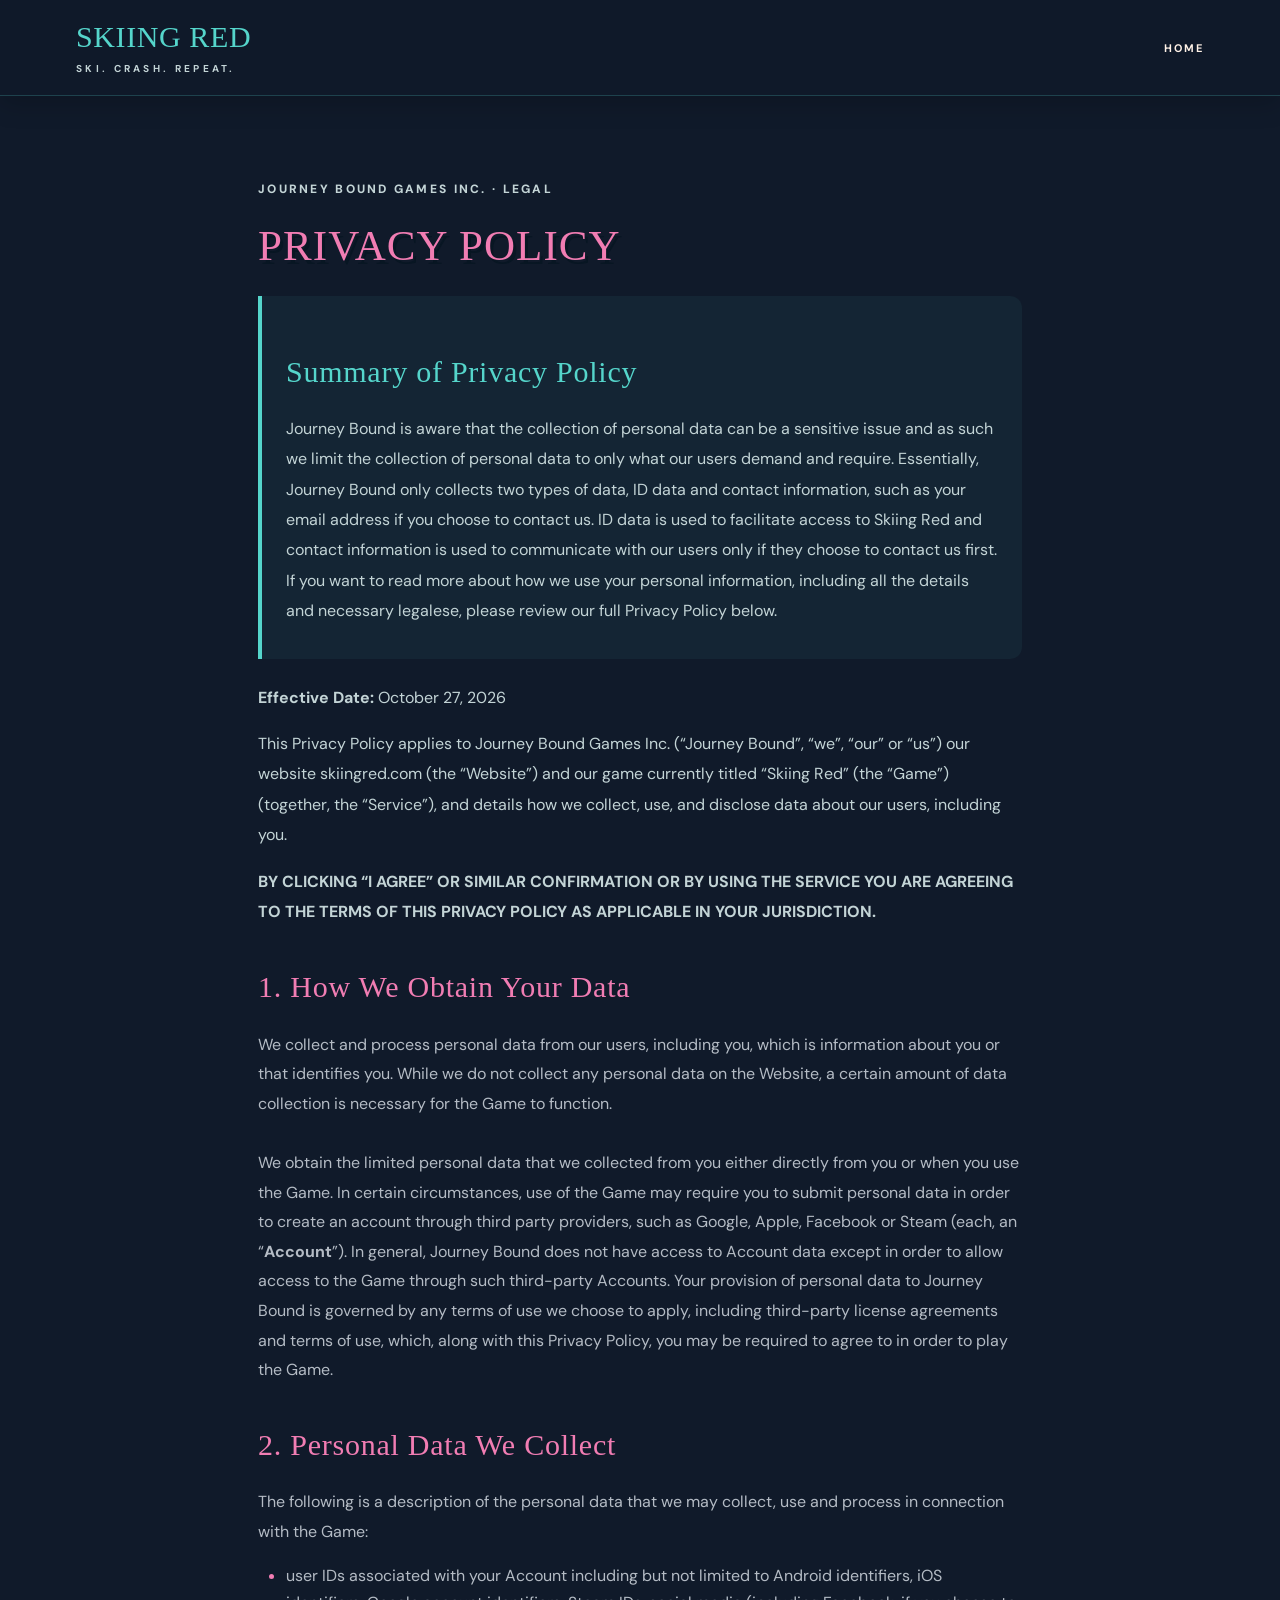
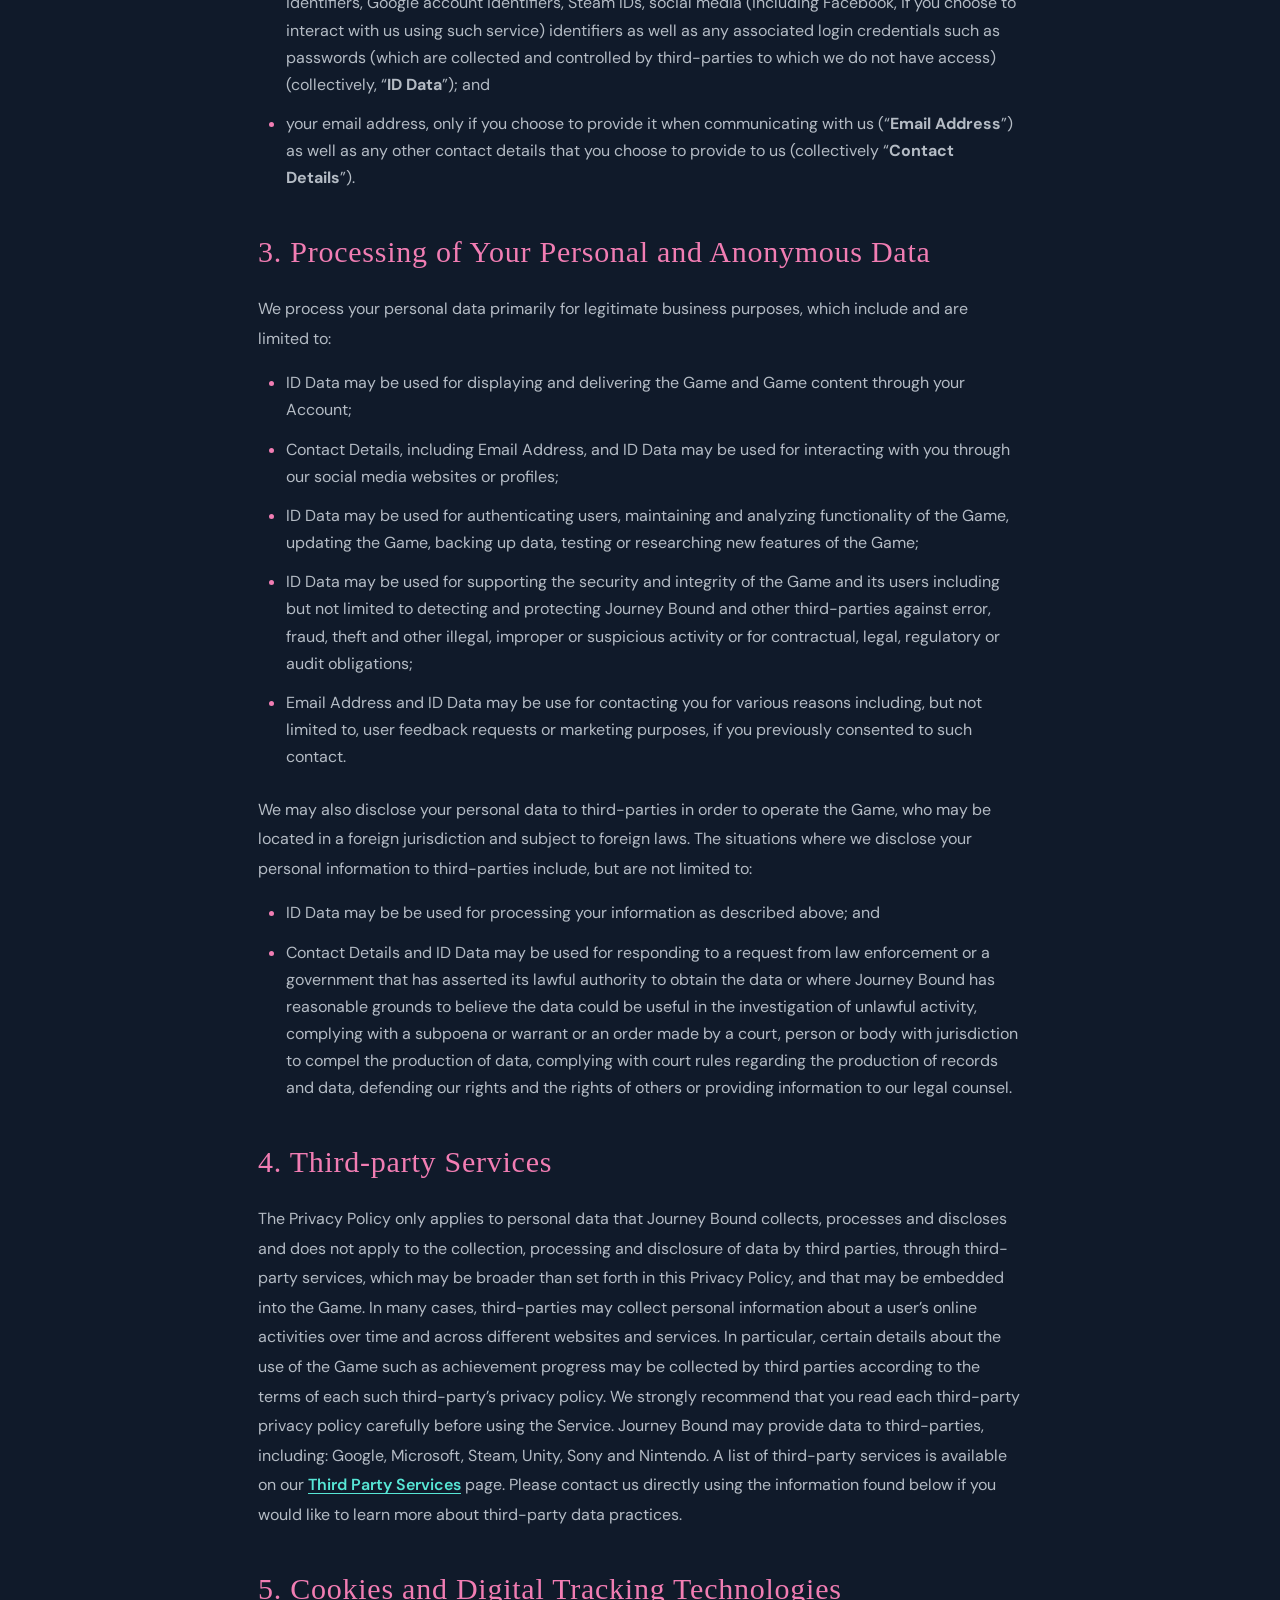
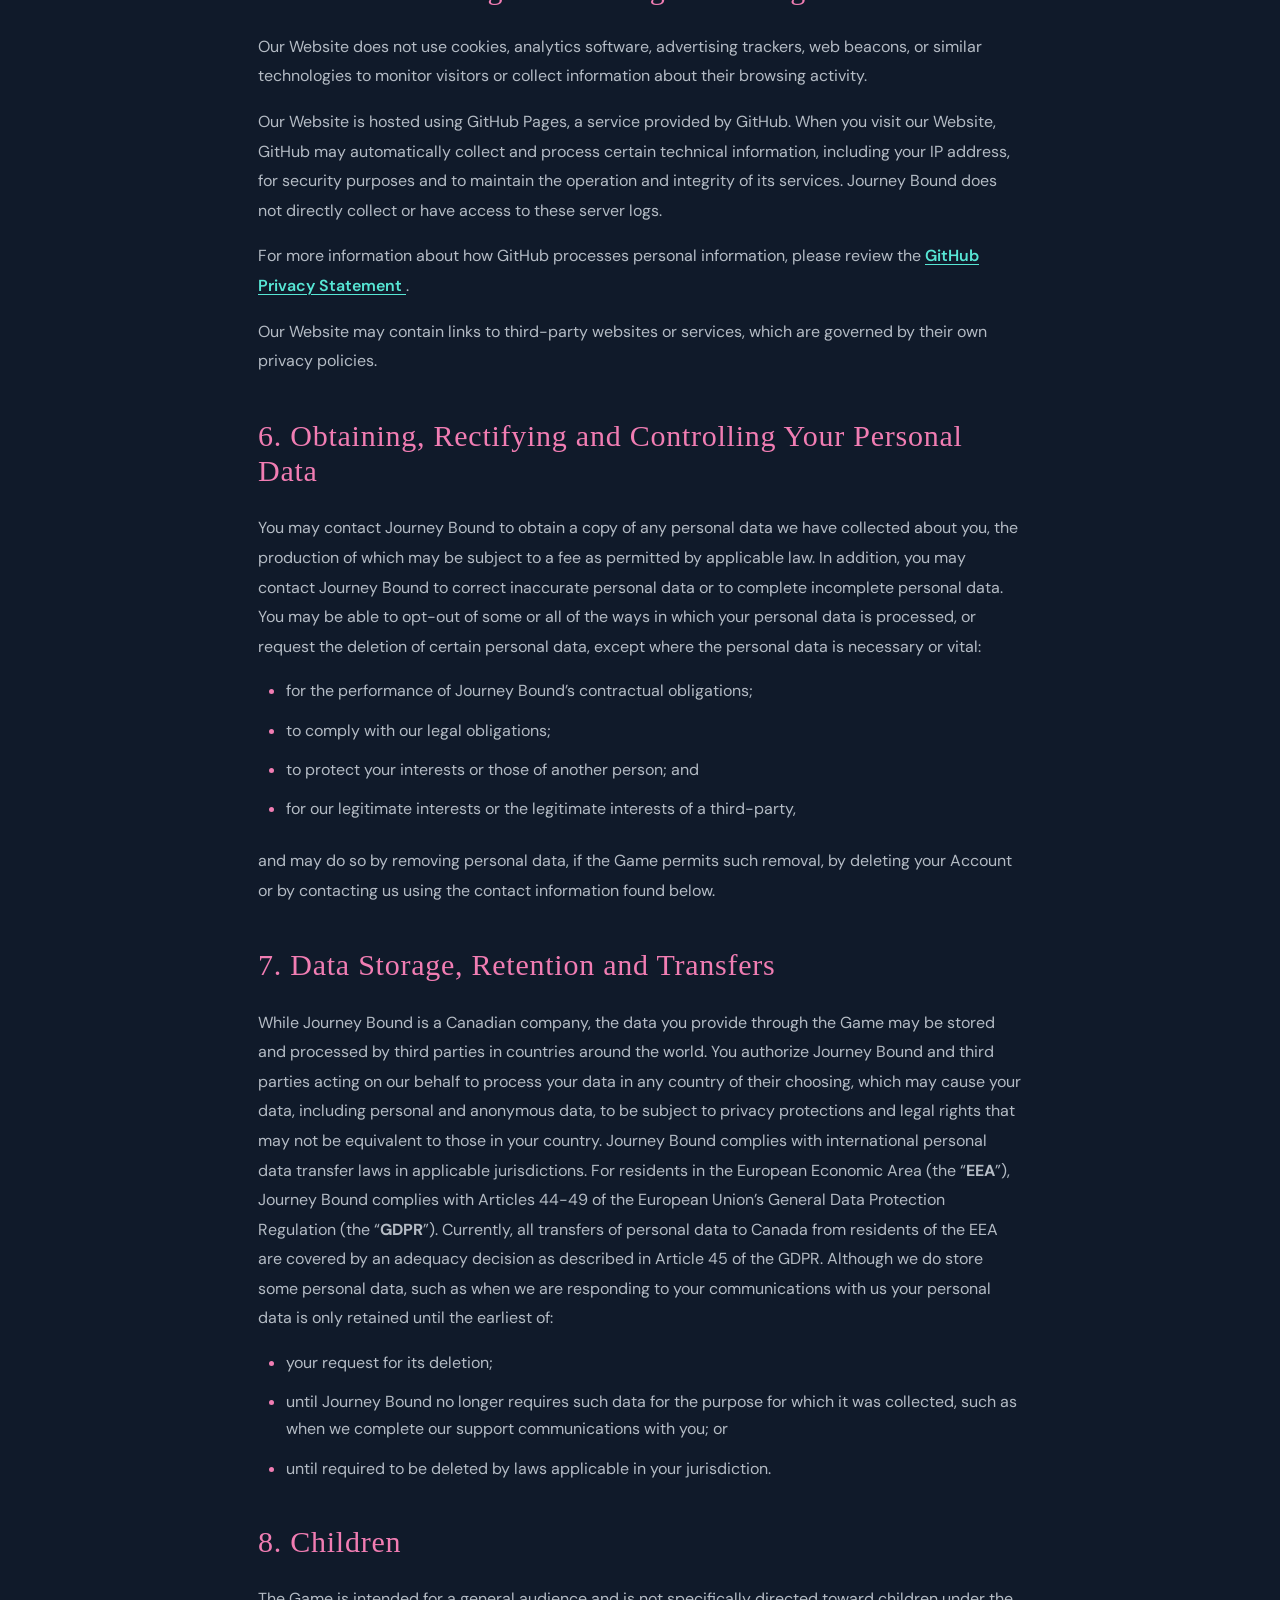
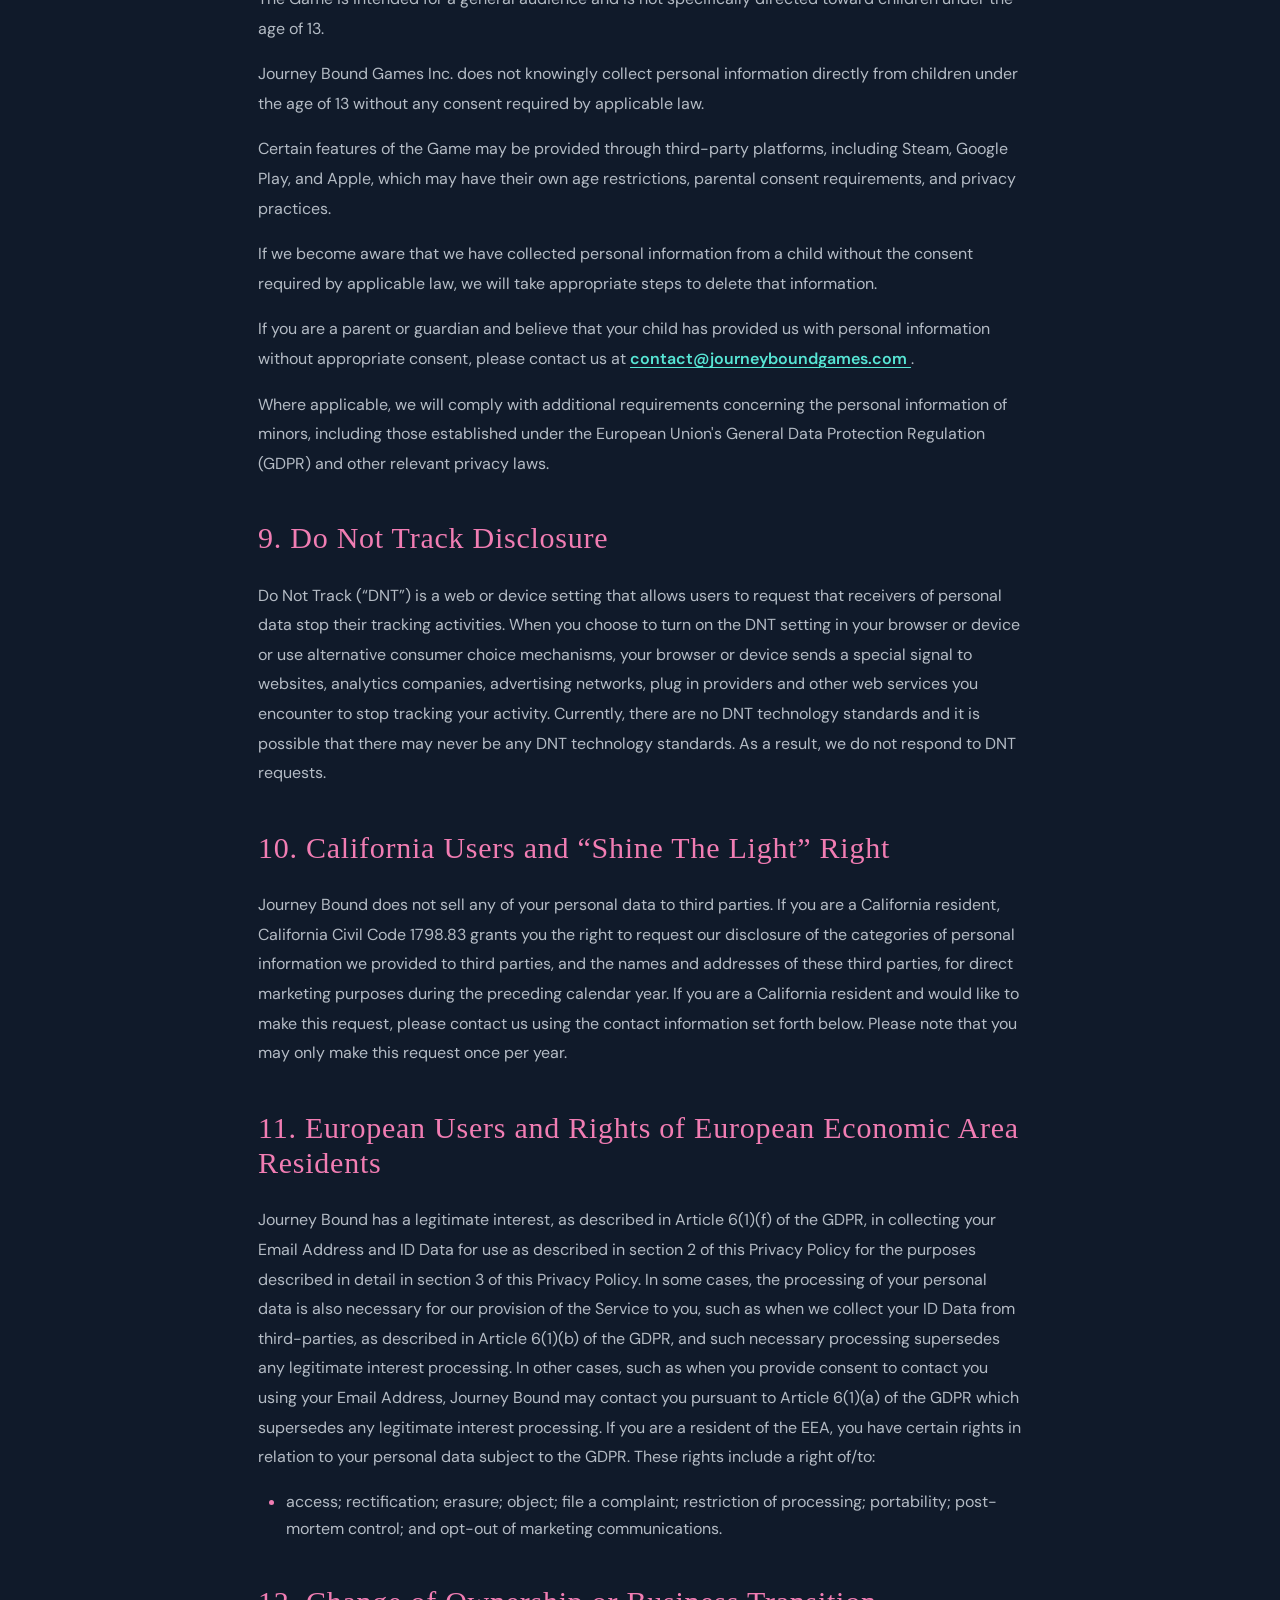
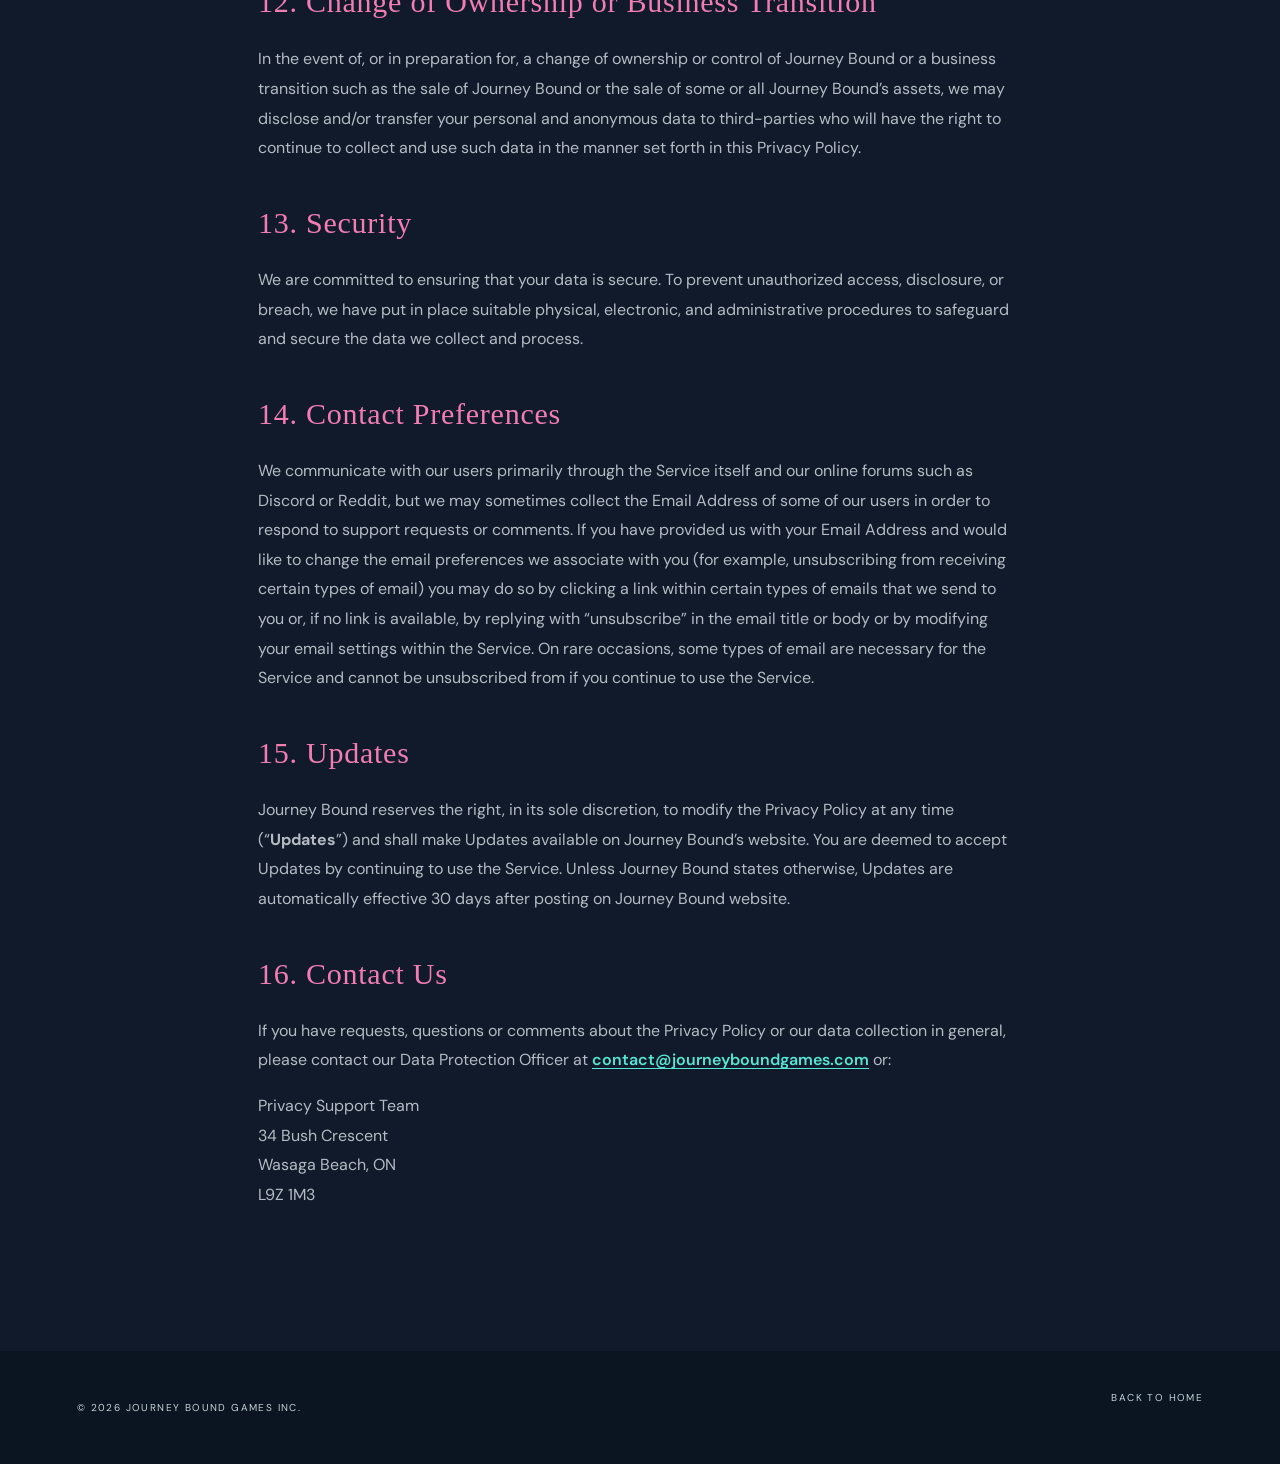
<file: privacy.html>
<!doctype html>
<html lang="en">
<head>
<meta charset="utf-8">
<link rel="icon" type="image/png" href="assets/favicon.png">
<meta name="viewport" content="width=device-width, initial-scale=1">
<title>Privacy Policy — Journey Bound Games Inc.</title>
<link rel="stylesheet" href="style.css">
</head>
<body>
<header class="site-header"><div class="header-inner"><a class="brand" href="index.html">SKIING RED <span>SKI. CRASH. REPEAT.</span></a><nav><a href="index.html">HOME</a></nav></div></header>
<main class="policy">
  <p class="eyebrow">JOURNEY BOUND GAMES INC. · LEGAL</p>
  <h1>PRIVACY POLICY</h1>
  <div class="policy-intro">
    <h2>Summary of Privacy Policy</h2>
    <p>Journey Bound is aware that the collection of personal data can be a sensitive issue and as such we limit the collection of personal data to only what our users demand and require. Essentially, Journey Bound only collects two types of data, ID data and contact information, such as your email address if you choose to contact us. ID data is used to facilitate access to Skiing Red and contact information is used to communicate with our users only if they choose to contact us first. If you want to read more about how we use your personal information, including all the details and necessary legalese, please review our full Privacy Policy below.</p>
  </div>
  <p><strong>Effective Date:</strong> October 27, 2026</p>
  <p>This Privacy Policy applies to Journey Bound Games Inc. (“Journey Bound”, “we”, “our” or “us”) our website skiingred.com (the “Website”) and our game currently titled “Skiing Red” (the “Game”) (together, the “Service”), and details how we collect, use, and disclose data about our users, including you. </p>
  <p><strong>BY CLICKING “I AGREE” OR SIMILAR CONFIRMATION OR BY USING THE SERVICE YOU ARE AGREEING TO THE TERMS OF THIS PRIVACY POLICY AS APPLICABLE IN YOUR JURISDICTION.</strong></p>
  <section class="policy-section">
    <h2>1. How We Obtain Your Data</h2>
    <p>We collect and process personal data from our users, including you, which is information about you or that identifies you. While we do not collect any personal data on the Website, a certain amount of data collection is necessary for the Game to function. <br><br> We obtain the limited personal data that we collected from you either directly from you or when you use the Game. In certain circumstances, use of the Game may require you to submit personal data in order to create an account through third party providers, such as Google, Apple, Facebook or Steam (each, an “<strong>Account</strong>”). In general, Journey Bound does not have access to Account data except in order to allow access to the Game through such third-party Accounts. Your provision of personal data to Journey Bound is governed by any terms of use we choose to apply, including third-party license agreements and terms of use, which, along with this Privacy Policy, you may be required to agree to in order to play the Game.</p>
  </section>
  <section class="policy-section">
    <h2>2. Personal Data We Collect</h2>
    <p>The following is a description of the personal data that we may collect, use and process in connection with the Game:</p>
    <ul>
      <li>user IDs associated with your Account including but not limited to Android identifiers, iOS identifiers, Google account identifiers, Steam IDs, social media (including Facebook, if you choose to interact with us using such service) identifiers as well as any associated login credentials such as passwords (which are collected and controlled by third-parties to which we do not have access) (collectively, “<strong>ID Data</strong>”); and</li>
      <li>your email address, only if you choose to provide it when communicating with us (“<strong>Email Address</strong>”) as well as any other contact details that you choose to provide to us (collectively “<strong>Contact Details</strong>”).</li>
    </ul>
  </section>
  <section class="policy-section">
    <h2>3. Processing of Your Personal and Anonymous Data</h2>
    <p>We process your personal data primarily for legitimate business purposes, which include and are limited to:</p>
    <ul>
      <li>ID Data may be used for displaying and delivering the Game and Game content through your Account;</li>
      <li>Contact Details, including Email Address, and ID Data may be used for interacting with you through our social media websites or profiles;</li>
      <li>ID Data may be used for authenticating users, maintaining and analyzing functionality of the Game, updating the Game, backing up data, testing or researching new features of the Game;</li>
      <li>ID Data may be used for supporting the security and integrity of the Game and its users including but not limited to detecting and protecting Journey Bound and other third-parties against error, fraud, theft and other illegal, improper or suspicious activity or for contractual, legal, regulatory or audit obligations;</li>
      <li>Email Address and ID Data may be use for contacting you for various reasons including, but not limited to, user feedback requests or marketing purposes, if you previously consented to such contact.</li>
    </ul>
    <p>We may also disclose your personal data to third-parties in order to operate the Game, who may be located in a foreign jurisdiction and subject to foreign laws. The situations where we disclose your personal information to third-parties include, but are not limited to:</p>
    <ul>
      <li>ID Data may be be used for processing your information as described above; and</li>
      <li>Contact Details and ID Data may be used for responding to a request from law enforcement or a government that has asserted its lawful authority to obtain the data or where Journey Bound has reasonable grounds to believe the data could be useful in the investigation of unlawful activity, complying with a subpoena or warrant or an order made by a court, person or body with jurisdiction to compel the production of data, complying with court rules regarding the production of records and data, defending our rights and the rights of others or providing information to our legal counsel.</li>
    </ul>
  </section>
  <section class="policy-section">
    <h2>4. Third-party Services</h2>
    <p>The Privacy Policy only applies to personal data that Journey Bound collects, processes and discloses and does not apply to the collection, processing and disclosure of data by third parties, through third-party services, which may be broader than set forth in this Privacy Policy, and that may be embedded into the Game. In many cases, third-parties may collect personal information about a user’s online activities over time and across different websites and services. In particular, certain details about the use of the Game such as achievement progress may be collected by third parties according to the terms of each such third-party’s privacy policy. We strongly recommend that you read each third-party privacy policy carefully before using the Service. Journey Bound may provide data to third-parties, including: Google, Microsoft, Steam, Unity, Sony and Nintendo. A list of third-party services is available on our <a href="third-party-services.html">Third Party Services</a> page. Please contact us directly using the information found below if you would like to learn more about third-party data practices.</p>
  </section>
 <section class="policy-section">
    <h2>5. Cookies and Digital Tracking Technologies</h2>

    <p>
      Our Website does not use cookies, analytics software, advertising
      trackers, web beacons, or similar technologies to monitor visitors
      or collect information about their browsing activity.
    </p>

    <p>
      Our Website is hosted using GitHub Pages, a service provided by
      GitHub. When you visit our Website, GitHub may automatically
      collect and process certain technical information, including your
      IP address, for security purposes and to maintain the operation
      and integrity of its services. Journey Bound does not directly
      collect or have access to these server logs.
    </p>

    <p>
      For more information about how GitHub processes personal
      information, please review the
      <a href="https://docs.github.com/en/site-policy/privacy-policies/github-general-privacy-statement"
         target="_blank" rel="noopener noreferrer">
        GitHub Privacy Statement
      </a>.
    </p>

    <p>
      Our Website may contain links to third-party websites or
      services, which are governed by their own privacy policies.
    </p>
  </section>
  <section class="policy-section">
    <h2>6. Obtaining, Rectifying and Controlling Your Personal Data</h2>
    <p>You may contact Journey Bound to obtain a copy of any personal data we have collected about you, the production of which may be subject to a fee as permitted by applicable law. In addition, you may contact Journey Bound to correct inaccurate personal data or to complete incomplete personal data. You may be able to opt-out of some or all of the ways in which your personal data is processed, or request the deletion of certain personal data, except where the personal data is necessary or vital:</p>
    <ul>
      <li>for the performance of Journey Bound’s contractual obligations;</li>
      <li>to comply with our legal obligations;</li>
      <li>to protect your interests or those of another person; and</li>
      <li>for our legitimate interests or the legitimate interests of a third-party,</li>
    </ul>
    <p>and may do so by removing personal data, if the Game permits such removal, by deleting your Account or by contacting us using the contact information found below.</p>
  </section>
  <section class="policy-section">
    <h2>7. Data Storage, Retention and Transfers</h2>
    <p>While Journey Bound is a Canadian company, the data you provide through the Game may be stored and processed by third parties in countries around the world. You authorize Journey Bound and third parties acting on our behalf to process your data in any country of their choosing, which may cause your data, including personal and anonymous data, to be subject to privacy protections and legal rights that may not be equivalent to those in your country. Journey Bound complies with international personal data transfer laws in applicable jurisdictions. For residents in the European Economic Area (the “<strong>EEA</strong>”), Journey Bound complies with Articles 44-49 of the European Union’s General Data Protection Regulation (the “<strong>GDPR</strong>”). Currently, all transfers of personal data to Canada from residents of the EEA are covered by an adequacy decision as described in Article 45 of the GDPR. Although we do store some personal data, such as when we are responding to your communications with us your personal data is only retained until the earliest of:</p>
    <ul>
      <li>your request for its deletion;</li>
      <li>until Journey Bound no longer requires such data for the purpose for which it was collected, such as when we complete our support communications with you; or</li>
      <li>until required to be deleted by laws applicable in your jurisdiction.</li>
    </ul>
  </section>
  <section class="policy-section">
    <h2>8. Children</h2>

    <p>
      The Game is intended for a general audience and is not
      specifically directed toward children under the age of 13.
    </p>

    <p>
      Journey Bound Games Inc. does not knowingly collect personal
      information directly from children under the age of 13 without
      any consent required by applicable law.
    </p>

    <p>
      Certain features of the Game may be provided through third-party
      platforms, including Steam, Google Play, and Apple, which may
      have their own age restrictions, parental consent requirements,
      and privacy practices.
    </p>

    <p>
      If we become aware that we have collected personal information
      from a child without the consent required by applicable law,
      we will take appropriate steps to delete that information.
    </p>

    <p>
      If you are a parent or guardian and believe that your child has
      provided us with personal information without appropriate
      consent, please contact us at
      <a href="mailto:contact@journeyboundgames.com">
        contact@journeyboundgames.com
      </a>.
    </p>

    <p>
      Where applicable, we will comply with additional requirements
      concerning the personal information of minors, including those
      established under the European Union's General Data Protection
      Regulation (GDPR) and other relevant privacy laws.
    </p>
  </section>
  <section class="policy-section">
    <h2>9. Do Not Track Disclosure</h2>
    <p>Do Not Track (“DNT”) is a web or device setting that allows users to request that receivers of personal data stop their tracking activities. When you choose to turn on the DNT setting in your browser or device or use alternative consumer choice mechanisms, your browser or device sends a special signal to websites, analytics companies, advertising networks, plug in providers and other web services you encounter to stop tracking your activity. Currently, there are no DNT technology standards and it is possible that there may never be any DNT technology standards. As a result, we do not respond to DNT requests.</p>
  </section>
  <section class="policy-section">
    <h2>10. California Users and “Shine The Light” Right</h2>
    <p>Journey Bound does not sell any of your personal data to third parties. If you are a California resident, California Civil Code 1798.83 grants you the right to request our disclosure of the categories of personal information we provided to third parties, and the names and addresses of these third parties, for direct marketing purposes during the preceding calendar year. If you are a California resident and would like to make this request, please contact us using the contact information set forth below. Please note that you may only make this request once per year.</p>
  </section>
  <section class="policy-section">
    <h2>11. European Users and Rights of European Economic Area Residents</h2>
    <p>Journey Bound has a legitimate interest, as described in Article 6(1)(f) of the GDPR, in collecting your Email Address and ID Data for use as described in section 2 of this Privacy Policy for the purposes described in detail in section 3 of this Privacy Policy. In some cases, the processing of your personal data is also necessary for our provision of the Service to you, such as when we collect your ID Data from third-parties, as described in Article 6(1)(b) of the GDPR, and such necessary processing supersedes any legitimate interest processing. In other cases, such as when you provide consent to contact you using your Email Address, Journey Bound may contact you pursuant to Article 6(1)(a) of the GDPR which supersedes any legitimate interest processing. If you are a resident of the EEA, you have certain rights in relation to your personal data subject to the GDPR. These rights include a right of/to:</p>
    <ul>
      <li>access; rectification; erasure; object; file a complaint; restriction of processing; portability; post-mortem control; and opt-out of marketing communications.</li>
    </ul>
  </section>
  <section class="policy-section">
    <h2>12. Change of Ownership or Business Transition</h2>
    <p>In the event of, or in preparation for, a change of ownership or control of Journey Bound or a business transition such as the sale of Journey Bound or the sale of some or all Journey Bound’s assets, we may disclose and/or transfer your personal and anonymous data to third-parties who will have the right to continue to collect and use such data in the manner set forth in this Privacy Policy.</p>
  </section>
  <section class="policy-section">
    <h2>13. Security</h2>
    <p>We are committed to ensuring that your data is secure. To prevent unauthorized access, disclosure, or breach, we have put in place suitable physical, electronic, and administrative procedures to safeguard and secure the data we collect and process.</p>
  </section>
  <section class="policy-section">
    <h2>14. Contact Preferences</h2>
    <p>We communicate with our users primarily through the Service itself and our online forums such as Discord or Reddit, but we may sometimes collect the Email Address of some of our users in order to respond to support requests or comments. If you have provided us with your Email Address and would like to change the email preferences we associate with you (for example, unsubscribing from receiving certain types of email) you may do so by clicking a link within certain types of emails that we send to you or, if no link is available, by replying with “unsubscribe” in the email title or body or by modifying your email settings within the Service. On rare occasions, some types of email are necessary for the Service and cannot be unsubscribed from if you continue to use the Service.</p>
  </section>
  <section class="policy-section">
    <h2>15. Updates</h2>
    <p>Journey Bound reserves the right, in its sole discretion, to modify the Privacy Policy at any time (“<strong>Updates</strong>”) and shall make Updates available on Journey Bound’s website. You are deemed to accept Updates by continuing to use the Service. Unless Journey Bound states otherwise, Updates are automatically effective 30 days after posting on Journey Bound website.</p>
  </section>
  <section class="policy-section">
    <h2>16. Contact Us</h2>
    <p>If you have requests, questions or comments about the Privacy Policy or our data collection in general, please contact our Data Protection Officer at <a href="mailto:contact@journeyboundgames.com">contact@journeyboundgames.com</a> or:</p>
    <p>Privacy Support Team<br>34 Bush Crescent<br>Wasaga Beach, ON<br>L9Z 1M3</p>
  </section>
</main>
<footer><p>© 2026 JOURNEY BOUND GAMES INC.</p><a href="index.html">BACK TO HOME</a></footer>
</body></html>
</file>
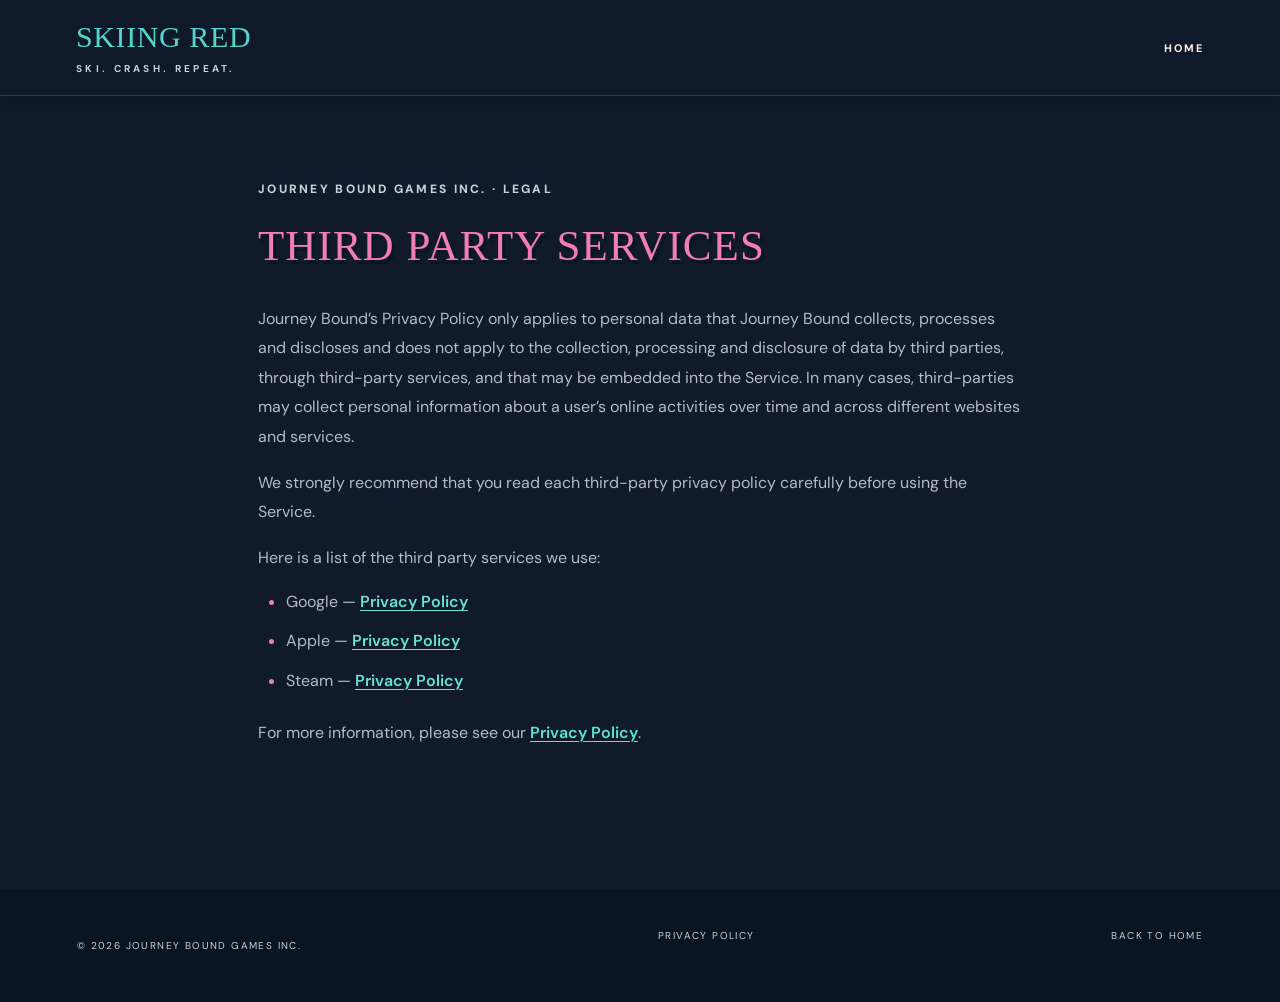
<file: third-party-services.html>
<!doctype html>
<html lang="en">
<head>
  <meta charset="utf-8">
  <link rel="icon" type="image/png" href="assets/favicon.png">
  <meta name="viewport" content="width=device-width, initial-scale=1">
  <title>Third Party Services — Journey Bound Games Inc.</title>
  <link rel="stylesheet" href="style.css">
</head>
<body>
  <header class="site-header">
    <div class="header-inner">
      <a class="brand" href="index.html">SKIING RED <span>SKI. CRASH. REPEAT.</span></a>
      <nav><a href="index.html">HOME</a></nav>
    </div>
  </header>
  <main class="policy">
    <p class="eyebrow">JOURNEY BOUND GAMES INC. · LEGAL</p>
    <h1>THIRD PARTY SERVICES</h1>
    <section class="policy-section">
      <p>Journey Bound’s Privacy Policy only applies to personal data that Journey Bound collects, processes and discloses and does not apply to the collection, processing and disclosure of data by third parties, through third-party services, and that may be embedded into the Service. In many cases, third-parties may collect personal information about a user’s online activities over time and across different websites and services.</p>
      <p>We strongly recommend that you read each third-party privacy policy carefully before using the Service.</p>
      <p>Here is a list of the third party services we use:</p>
      <ul>
        <li>Google — <a href="https://policies.google.com/privacy" target="_blank" rel="noopener noreferrer">Privacy Policy</a></li>
        <li>Apple — <a href="https://www.apple.com/ca/legal/privacy/en-ww/" target="_blank" rel="noopener noreferrer">Privacy Policy</a></li>
        <li>Steam — <a href="https://store.steampowered.com/privacy_agreement/" target="_blank" rel="noopener noreferrer">Privacy Policy</a></li>
      </ul>
      <p>For more information, please see our <a href="privacy.html">Privacy Policy</a>.</p>
    </section>
  </main>
  <footer><p>© 2026 JOURNEY BOUND GAMES INC.</p><a href="privacy.html">PRIVACY POLICY</a><a href="index.html">BACK TO HOME</a></footer>
</body>
</html>
</file>
<file: style.css>
@import url('https://fonts.googleapis.com/css2?family=Chewy&family=DM+Sans:wght@400;500;600;700;800&display=swap');
:root{--ink:#f6ebd5;--muted:#b9c7ca;--paper:#101c2b;--ice:#192c3c;--blue:#f5a15d;--teal:#6bc9c1;--yellow:#f3ce83}*{box-sizing:border-box}html{scroll-behavior:smooth}body{margin:0;font-family:Arial,Helvetica,sans-serif;color:var(--ink);background:var(--paper)}a{color:inherit;text-decoration:none}.site-header{width:100%;margin:0;padding:0}.brand{font-weight:900;letter-spacing:.18em;font-size:21px;color:var(--yellow)}.brand span{display:block;font-size:10px;font-weight:400;letter-spacing:.33em;margin-top:8px;color:var(--muted)}.site-header nav{display:flex;flex-wrap:wrap;gap:24px;font-size:11px;letter-spacing:.18em;font-weight:700}.site-header nav a:hover,footer a:hover{color:var(--teal)}.hero-art{min-height:490px;background:linear-gradient(180deg,#263c56 0%,#c47768 57%,#f3b47d 70%,#243b50 70%,#101c2b 100%);display:grid;place-items:center;text-align:center;position:relative;overflow:hidden}.hero-art:before{content:"";position:absolute;inset:35% -5% 0;background:#314e60;clip-path:polygon(0 100%,0 55%,19% 18%,33% 58%,50% 0,68% 61%,83% 26%,100% 65%,100% 100%)}.hero-art:after{content:"";position:absolute;inset:58% -5% 0;background:#172b3c;clip-path:polygon(0 100%,0 68%,22% 18%,39% 65%,63% 7%,82% 55%,100% 18%,100% 100%)}.art-label{position:relative;z-index:1;font-size:12px;letter-spacing:.25em;color:var(--ink);background:#101c2bc9;padding:16px 22px;border:1px solid #f3ce8366}.hero-copy{text-align:center;padding:78px 20px 90px;max-width:760px;margin:auto}.eyebrow{letter-spacing:.28em;font-size:11px;font-weight:800;color:var(--teal)}h1,h2,h3{letter-spacing:.09em;line-height:1.18}h1{font-size:clamp(38px,6vw,74px);margin:20px 0;color:var(--yellow)}h2{font-size:clamp(26px,3vw,39px)}h3{font-size:23px;color:var(--yellow)}.hero-copy>p:not(.eyebrow),.content-section>p:not(.eyebrow){font-size:17px;line-height:1.85;color:var(--muted)}.platforms{display:flex;justify-content:center;gap:12px;flex-wrap:wrap;margin-top:32px}.pill{padding:15px 22px;background:var(--blue);color:#14212b;font-size:11px;font-weight:800;letter-spacing:.12em}.pill:hover{background:var(--yellow)}.pill:nth-child(2){background:var(--teal)}.content-section{max-width:1100px;margin:auto;padding:90px 28px;text-align:center}.content-section>p:not(.eyebrow){max-width:690px;margin:20px auto 65px}.feature{display:grid;grid-template-columns:1.25fr 1fr;align-items:center;gap:65px;margin:70px 0;text-align:left}.feature.reverse .placeholder{order:2}.feature p{line-height:1.9;color:var(--muted)}.placeholder{background:linear-gradient(155deg,#385c6d,#243b50 65%,#162938);min-height:310px;display:grid;place-content:center;text-align:center;color:var(--yellow);border:1px solid #6bc9c14d;letter-spacing:.15em;font-size:12px;line-height:2.2;position:relative}.placeholder:before{content:"✦";font-size:24px;color:var(--teal)}.placeholder small{letter-spacing:normal;color:var(--muted)}.trailer-section{text-align:center;background:var(--ice);padding:90px 25px;border-block:1px solid #6bc9c126}.note{color:var(--muted);font-size:13px}.video{max-width:850px;margin:40px auto 0}.video iframe{width:100%;aspect-ratio:16/9;border:0;background:#263843}.video-fallback{padding:20px}.video-fallback a{font-size:12px;letter-spacing:.15em;text-decoration:underline;color:var(--teal)}.shot-grid{display:grid;grid-template-columns:1fr 1fr;gap:20px;margin-top:40px}.shot-grid .placeholder{min-height:230px}footer{background:#0b1521;color:var(--muted);padding:40px 6%;display:flex;justify-content:space-between;gap:20px;flex-wrap:wrap;font-size:10px;letter-spacing:.14em}footer div{display:flex;gap:25px}.policy{max-width:820px;padding:70px 28px 110px;margin:auto}.policy h1{font-size:43px}.policy h2{font-size:21px;margin-top:42px;color:var(--yellow)}.policy p{line-height:1.9;color:var(--muted)}.policy .notice{background:#3c302c;padding:22px;color:#f3ce83;border-left:3px solid var(--blue)}@media(max-width:700px){.site-header{padding:22px;display:block;text-align:center}.site-header nav{justify-content:center;margin-top:25px;gap:15px}.hero-art{min-height:310px}.hero-copy{padding:55px 22px}.content-section{padding:65px 22px}.feature{grid-template-columns:1fr;gap:20px;margin:55px 0}.feature.reverse .placeholder{order:0}.shot-grid{grid-template-columns:1fr}.shot-grid .placeholder{min-height:200px}footer{justify-content:center;text-align:center}}

/* Retro alpine refresh — playful display type, readable body type */

:root{--ink:#fff2e7;--muted:#c3d4d6;--paper:#101a2a;--ice:#17283a;--blue:#f17db3;--teal:#55d5cb;--yellow:#ffcae2;--pink:#f17db3}
body{font-family:'DM Sans',Arial,sans-serif;background:var(--paper)}
h1,h2,h3,.brand{font-family:'Chewy','Trebuchet MS',cursive;font-weight:400;letter-spacing:.025em}
h1{color:var(--pink);font-size:clamp(48px,7vw,90px);text-shadow:3px 4px 0 #081623}
h2{color:var(--ink);font-size:clamp(34px,4vw,51px)}h3{color:var(--teal);font-size:clamp(27px,3vw,36px)}
.brand{color:var(--teal);font-size:30px;letter-spacing:.02em}.brand span{font-family:'DM Sans',sans-serif;font-weight:700}
.eyebrow{color:var(--pink);font-size:12px;letter-spacing:.19em}
.hero-art{background:linear-gradient(180deg,#1a3150 0%,#754a86 43%,#ed86b2 67%,#60cfc7 69%,#17374c 100%)}
.hero-art:before{background:#327b8c}.hero-art:after{background:#152e49}
.art-label{border-color:var(--pink);background:#101a2add;color:#fff2e7}
.pill{background:var(--pink);color:#172032;border-radius:8px;box-shadow:4px 4px 0 #07111c;transition:transform .15s,box-shadow .15s}
.pill:hover{background:#ffb3d4;transform:translateY(-2px);box-shadow:4px 6px 0 #07111c}.pill:nth-child(2){background:var(--teal)}
.placeholder{background:linear-gradient(145deg,#264a62,#2d4b65 55%,#3b315c);border:2px dashed #55d5cb88;border-radius:12px;color:#ffe4f0}
.placeholder:before{color:var(--pink)}.trailer-section{background:#192a40;border-block-color:#55d5cb44}
.video iframe{border:2px solid #55d5cb66;border-radius:12px}.video-fallback a{color:var(--teal)}
.policy h1{color:var(--pink)}.policy h2{color:var(--teal);font-size:30px}.policy .notice{background:#3a2845;border-left-color:var(--pink);color:var(--ink)}
::selection{background:var(--pink);color:#101a2a}

/* Press kit section */
.press-kit { text-align: center; max-width: 850px; margin-inline: auto; }
.press-kit .pill { display: inline-flex; margin: 1.25rem auto .75rem; }
.press-kit .note { font-size: .9rem; opacity: .75; }

/* Full-bleed blurred trailer behind a replaceable transparent PNG logo */
.hero-art{min-height:clamp(380px,48vw,680px);isolation:isolate;background:#13263a}
.hero-art::before,.hero-art::after{display:none}
.hero-video{position:absolute;inset:-65px;overflow:hidden;filter:blur(15px) saturate(1.25);transform:scale(1.06);z-index:-2;pointer-events:none}
.hero-video iframe{position:absolute;top:50%;left:50%;width:max(100%,177.78vh);height:max(100%,56.25vw);transform:translate(-50%,-50%);border:0;pointer-events:none}
.hero-overlay{position:absolute;inset:0;z-index:-1;background:linear-gradient(180deg,rgba(12,24,41,.5),rgba(17,27,47,.30) 40%,rgba(16,26,42,.85))}
.hero-logo{width:min(70%,640px);max-height:350px;object-fit:contain;filter:drop-shadow(0 12px 18px rgba(0,0,0,.55))}
.platforms .pill{border-radius:999px;padding:15px 24px}
.platforms .pill:nth-child(3){background:#ffcae2}
@media(max-width:700px){.hero-art{min-height:350px}.hero-logo{width:85%}.hero-video iframe{width:max(100%,177.78vh);height:max(100%,56.25vw)}}
@media(prefers-reduced-motion:reduce){.hero-video{display:none}.hero-art{background:linear-gradient(145deg,#214a61,#663b72,#17283a)}}

/* Local hero video */
.hero-art{background:linear-gradient(140deg,#173e55 5%,#663e76 50%,#1b3449 95%)}
.hero-video{inset:-24px;filter:blur(12px) saturate(1.2);transform:scale(1.06)}
.hero-video video{width:100%;height:100%;object-fit:cover;display:block}
.hero-overlay{background:linear-gradient(180deg,rgba(12,24,41,.35),rgba(12,24,41,.28) 45%,rgba(16,26,42,.8))}
.video{width:min(100%,850px)}
.trailer-poster,.trailer-player{width:100%;aspect-ratio:16/9;border:2px solid #55d5cb66;border-radius:12px;display:block;overflow:hidden;background:#15283a}
.trailer-poster{position:relative;cursor:pointer;padding:0;color:#fff}
.trailer-poster img{width:100%;height:100%;object-fit:cover;display:block}
.trailer-poster::after{content:"";position:absolute;inset:0;background:rgba(8,15,27,.22)}
.play-icon{position:absolute;top:50%;left:50%;transform:translate(-50%,-50%);z-index:1;border-radius:50%;width:76px;height:76px;display:grid;place-items:center;background:#f17db3;color:#101a2a;font-size:30px;box-shadow:0 5px 20px #0007}
.trailer-label{position:absolute;bottom:18px;left:20px;z-index:1;font-weight:800;letter-spacing:.12em;font-size:12px}
.trailer-poster:hover .play-icon{background:#55d5cb}
.video-fallback{padding:14px;margin:0}
@media(prefers-reduced-motion:reduce){.hero-video{display:none}}

/* Gameplay screenshots and tuned hero video */
.hero-video{filter:blur(4px) saturate(1.2)}
.gameplay-media{width:100%;aspect-ratio:16/9;overflow:hidden;border-radius:12px;background:#264a62;border:2px solid #55d5cb66}
.gameplay-media img{display:block;width:100%;height:100%;object-fit:cover}
.feature.reverse .gameplay-media{order:2}
@media(max-width:700px){.feature.reverse .gameplay-media{order:0}}

/* Privacy policy additions */
.policy-intro {border-left:4px solid #55d5cb;padding:1rem 1.5rem;background:rgba(85,213,203,.06);border-radius:0 12px 12px 0;margin:1.5rem 0;}
.policy-intro h2 {color:#55d5cb;}
.policy-section {margin:2rem 0;}
.policy-section h2 {color:#f17db3;}
.policy-section p {line-height:1.85;}

/* Sticky full-width header. Adjust this one value to change desktop spacing. */
:root { --header-content-width: 1200px; }
.site-header {
  position: sticky;
  top: 0;
  z-index: 1000;
  width: 100%;
  max-width: none;
  margin: 0;
  padding: 0;
  background: rgba(16, 26, 42, .96);
  border-bottom: 1px solid rgba(85, 213, 203, .22);
  box-shadow: 0 8px 24px rgba(0, 0, 0, .18);
}
@supports (backdrop-filter: blur(10px)) {
  .site-header { backdrop-filter: blur(10px); }
}
.header-inner {
  width: 100%;
  max-width: var(--header-content-width);
  margin-inline: auto;
  padding: 20px 36px;
  display: flex;
  justify-content: space-between;
  align-items: center;
  gap: 25px;
}
html { scroll-padding-top: 110px; }
@media (max-width: 700px) {
  .header-inner {
    padding: 12px 18px;
    flex-direction: column;
    gap: 10px;
    text-align: center;
  }
  .site-header nav { justify-content: center; margin-top: 0; }
  .brand { font-size: 24px; }
  html { scroll-padding-top: 130px; }
}

/* Privacy policy body and bullets */
.policy-section ul { list-style: disc outside; padding-left: 1.7rem; margin: 1rem 0 1.5rem; }
.policy-section li { display: list-item; color: inherit; line-height: 1.85; margin-bottom: .8rem; }
.policy-section li::marker { color: #f17db3; }
.policy-section p, .policy-section li { color: rgba(235,242,248,.75); }
.policy-section strong { color: inherit; font-weight: 700; }

/* Third-party services list */
.policy-section ul { list-style: disc; padding-left: 28px; margin: 16px 0 24px; }
.policy-section li { color: rgba(235,242,248,.75); margin-bottom: 12px; line-height: 1.7; }
.policy-section li a { color: #69e1d3; }


/* Privacy policy links */
.policy-section a {
    color: #57E6D5;
    text-decoration: underline;
    text-decoration-thickness: 1px;
    text-underline-offset: 3px;
    font-weight: 600;
    transition: color 0.2s ease;
}

.policy-section a:hover {
    color: #FFFFFF;
}

.policy-section a:focus-visible {
    outline: 2px solid #57E6D5;
    outline-offset: 3px;
    border-radius: 2px;
}
</file>
